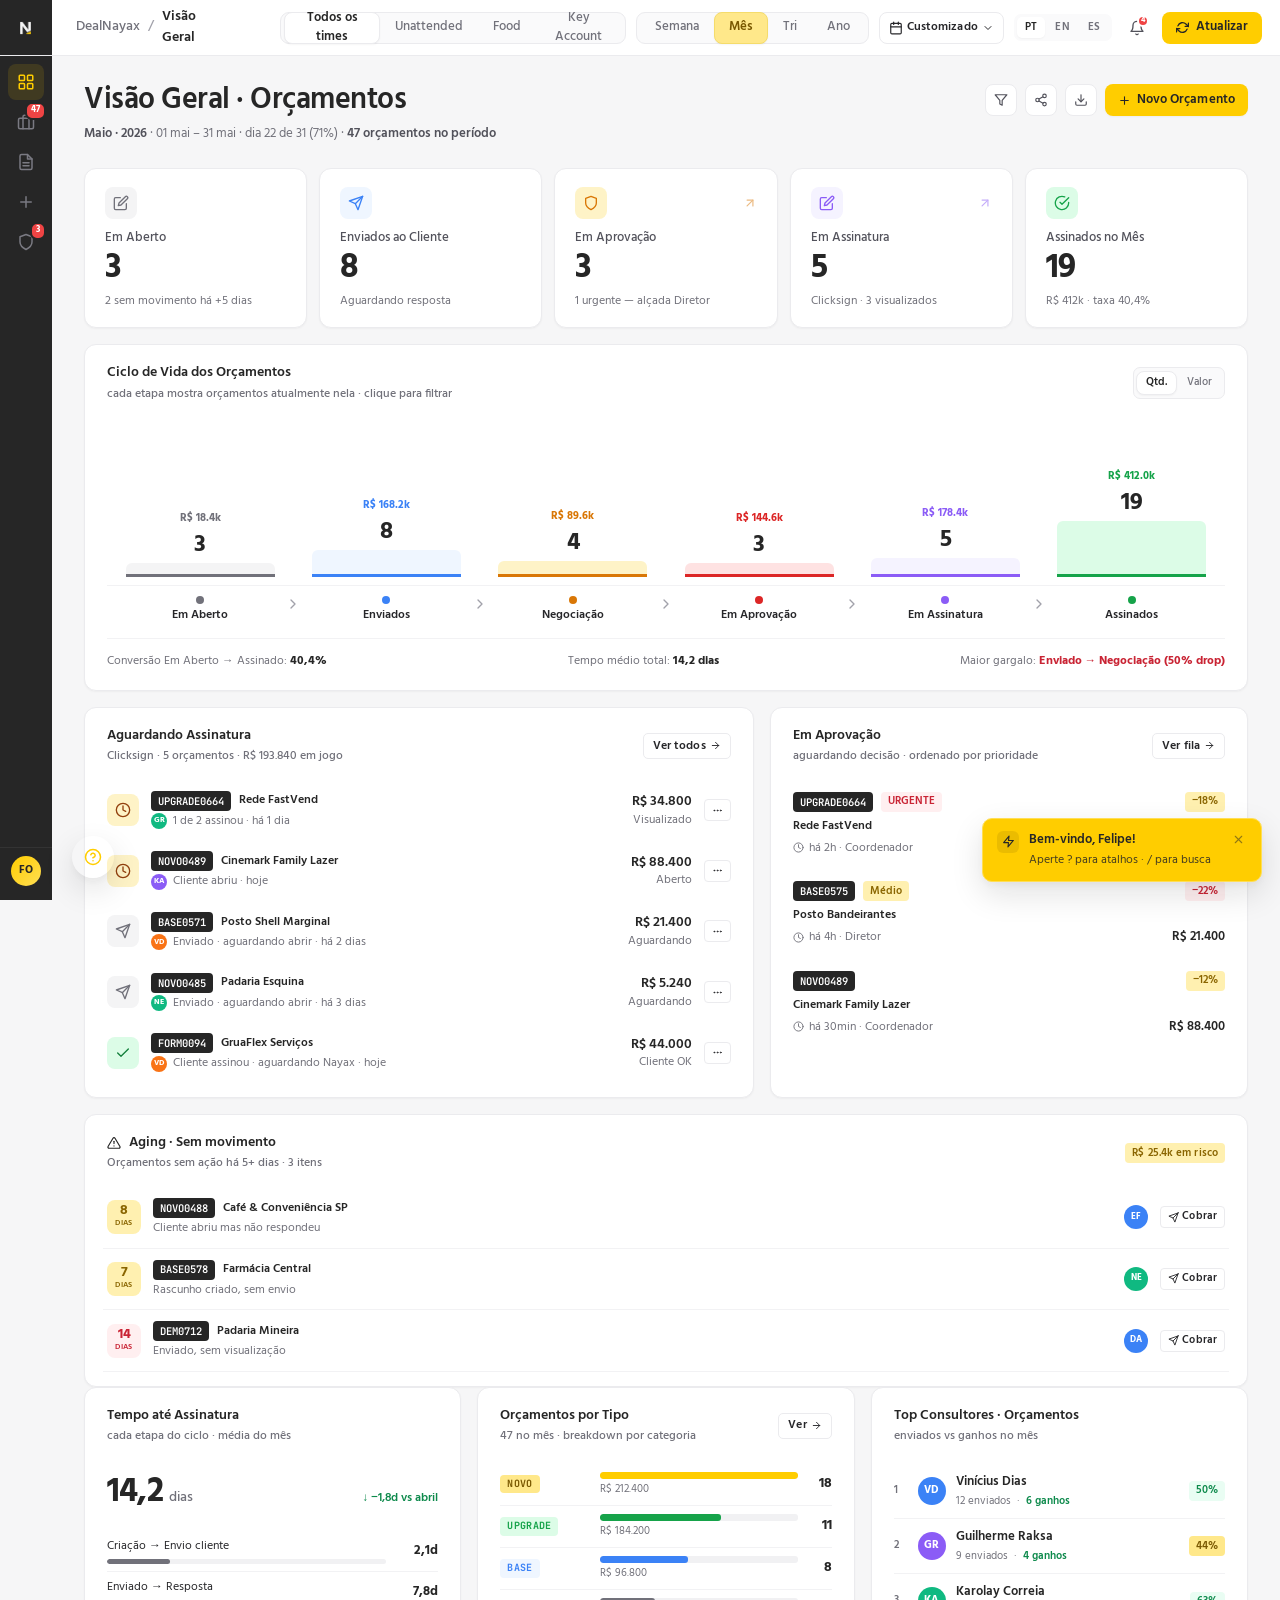
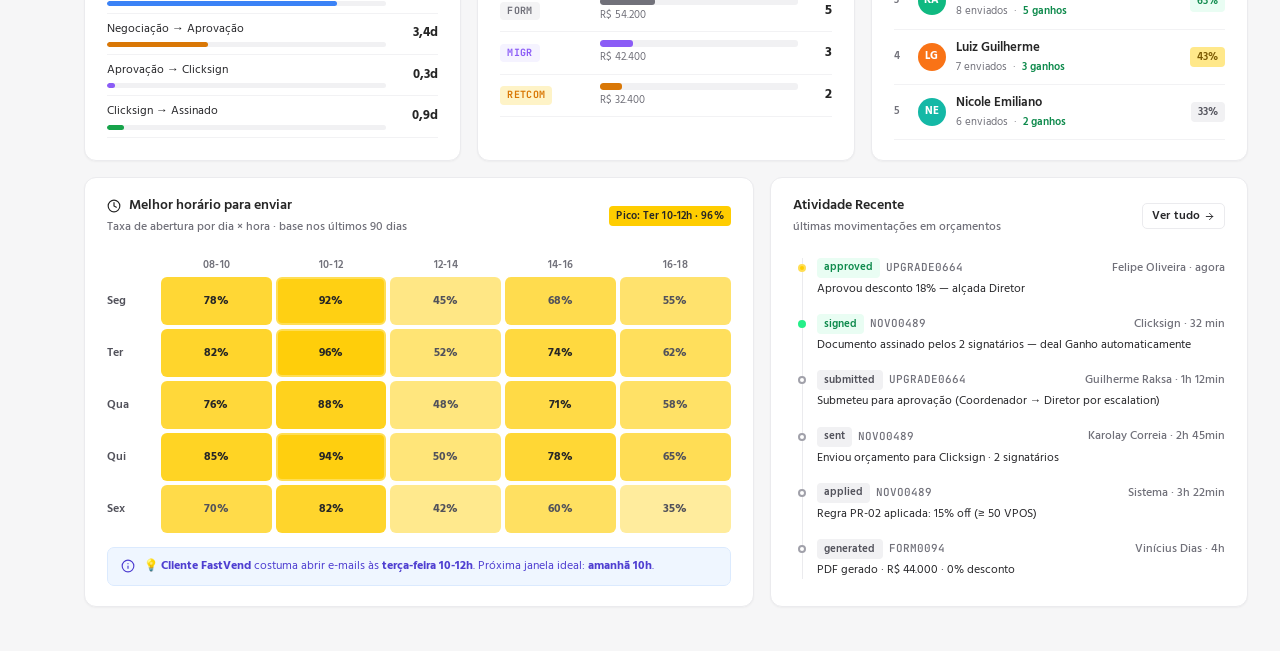
<file: uploads/DealNayax-handoff/project/DealNayax v6.html>
<!DOCTYPE html>
<html lang="pt-BR">
<head>
<meta charset="UTF-8">
<meta name="viewport" content="width=device-width,initial-scale=1">
<title>DealNayax v6 — CPQ Platform</title>
<link rel="icon" href="assets/nayax-mark.png">
<link rel="preconnect" href="https://fonts.googleapis.com">
<link rel="preconnect" href="https://fonts.gstatic.com" crossorigin>
<link href="https://fonts.googleapis.com/css2?family=Hind:wght@300;400;500;600;700&family=JetBrains+Mono:wght@400;500&display=swap" rel="stylesheet">
<link rel="stylesheet" href="assets/styles.css">
</head>
<body>

<!-- =========== TOPBAR =========== -->
<div class="topbar">
  <div class="tb-brand">
    <div class="tb-mark"><img src="assets/nayax-mark-light.png" alt="N"></div>
  </div>
  <div class="tb-crumb">
    <a href="#" onclick="nav('dashboard')">DealNayax</a>
    <span class="sep">/</span>
    <span class="cur" id="tb-cur-page">Visão Geral</span>
  </div>
  <div class="tb-mid"></div>
  <div class="tb-right">
    <!-- Team filter (active page context) -->
    <div class="tb-filters" id="tb-filters" style="display:flex;align-items:center;gap:10px">
      <div class="seg-group" style="border:1px solid var(--border);border-radius:9px;padding:3px;background:var(--surface-2)">
        <button class="seg-pill on" onclick="segPill(this,event)">Todos os times</button>
        <button class="seg-pill" onclick="segPill(this,event)">Unattended</button>
        <button class="seg-pill" onclick="segPill(this,event)">Food</button>
        <button class="seg-pill" onclick="segPill(this,event)">Key Account</button>
      </div>
      <!-- Period -->
      <div class="seg-group" style="border:1px solid var(--border);border-radius:9px;padding:3px;background:var(--surface-2)">
        <button class="seg-pill" onclick="segPill(this,event)">Semana</button>
        <button class="seg-pill on accent-yellow" onclick="segPill(this,event)">Mês</button>
        <button class="seg-pill" onclick="segPill(this,event)">Tri</button>
        <button class="seg-pill" onclick="segPill(this,event)">Ano</button>
      </div>
      <button class="btn btn-ghost btn-sm" style="height:32px;border-radius:8px">
        <svg width="14" height="14" viewBox="0 0 24 24" fill="none" stroke="currentColor" stroke-width="2" stroke-linecap="round" stroke-linejoin="round"><rect x="3" y="4" width="18" height="18" rx="2" ry="2"/><line x1="16" y1="2" x2="16" y2="6"/><line x1="8" y1="2" x2="8" y2="6"/><line x1="3" y1="10" x2="21" y2="10"/></svg>
        Customizado
        <svg width="12" height="12" viewBox="0 0 24 24" fill="none" stroke="currentColor" stroke-width="2" stroke-linecap="round" stroke-linejoin="round"><polyline points="6 9 12 15 18 9"/></svg>
      </button>
    </div>
    <div class="lang-sw">
      <button class="lang-btn on" data-lang="pt" onclick="setLang('pt')">PT</button>
      <button class="lang-btn" data-lang="en" onclick="setLang('en')">EN</button>
      <button class="lang-btn" data-lang="es" onclick="setLang('es')">ES</button>
    </div>
    <button class="tb-icon-btn" data-tip="Notificações" title="Notificações">
      <svg width="16" height="16" viewBox="0 0 24 24" fill="none" stroke="currentColor" stroke-width="2" stroke-linecap="round" stroke-linejoin="round"><path d="M18 8A6 6 0 0 0 6 8c0 7-3 9-3 9h18s-3-2-3-9"/><path d="M13.73 21a2 2 0 0 1-3.46 0"/></svg>
      <span class="dot">4</span>
    </button>
    <button class="tb-update" onclick="syncFlash(this)">
      <svg width="13" height="13" viewBox="0 0 24 24" fill="none" stroke="currentColor" stroke-width="2.5" stroke-linecap="round" stroke-linejoin="round"><polyline points="23 4 23 10 17 10"/><polyline points="1 20 1 14 7 14"/><path d="M3.51 9a9 9 0 0 1 14.85-3.36L23 10M1 14l4.64 4.36A9 9 0 0 0 20.49 15"/></svg>
      Atualizar
    </button>
  </div>
</div>

<!-- =========== SIDEBAR (narrow icon-only) =========== -->
<div class="sidebar">
  <div class="nav-item on" id="ni-dashboard" data-label="Dashboard" onclick="nav('dashboard')">
    <span class="ico"><svg width="18" height="18" viewBox="0 0 24 24" fill="none" stroke="currentColor" stroke-width="2" stroke-linecap="round" stroke-linejoin="round"><rect x="3" y="3" width="7" height="7" rx="1"/><rect x="14" y="3" width="7" height="7" rx="1"/><rect x="3" y="14" width="7" height="7" rx="1"/><rect x="14" y="14" width="7" height="7" rx="1"/></svg></span>
  </div>
  <div class="nav-item" id="ni-deals" data-label="Negócios · 47" onclick="nav('deals')">
    <span class="ico"><svg width="18" height="18" viewBox="0 0 24 24" fill="none" stroke="currentColor" stroke-width="2" stroke-linecap="round" stroke-linejoin="round"><rect x="2" y="7" width="20" height="14" rx="2"/><path d="M16 21V5a2 2 0 0 0-2-2h-4a2 2 0 0 0-2 2v16"/></svg></span>
    <span class="nav-badge">47</span>
  </div>
  <div class="nav-item" id="ni-quotes" data-label="Orçamentos" onclick="nav('quotes')">
    <span class="ico"><svg width="18" height="18" viewBox="0 0 24 24" fill="none" stroke="currentColor" stroke-width="2" stroke-linecap="round" stroke-linejoin="round"><path d="M14 2H6a2 2 0 0 0-2 2v16a2 2 0 0 0 2 2h12a2 2 0 0 0 2-2V8z"/><polyline points="14 2 14 8 20 8"/><line x1="16" y1="13" x2="8" y2="13"/><line x1="16" y1="17" x2="8" y2="17"/></svg></span>
  </div>
  <div class="nav-item" id="ni-builder" data-label="Novo Orçamento" onclick="nav('builder')">
    <span class="ico"><svg width="18" height="18" viewBox="0 0 24 24" fill="none" stroke="currentColor" stroke-width="2" stroke-linecap="round" stroke-linejoin="round"><line x1="12" y1="5" x2="12" y2="19"/><line x1="5" y1="12" x2="19" y2="12"/></svg></span>
  </div>
  <div class="nav-item" id="ni-approvals" data-label="Aprovações · 3 pendentes" onclick="nav('approvals')">
    <span class="ico"><svg width="18" height="18" viewBox="0 0 24 24" fill="none" stroke="currentColor" stroke-width="2" stroke-linecap="round" stroke-linejoin="round"><path d="M12 22s8-4 8-10V5l-8-3-8 3v7c0 6 8 10 8 10z"/></svg></span>
    <span class="nav-badge">3</span>
  </div>

  <div class="sb-foot">
    <div class="av av-y user-menu-trigger" data-tip="Felipe Oliveira · abrir menu" onclick="toggleUserMenu(event)">FO</div>
  </div>
</div>

<!-- =========== MAIN =========== -->
<div class="main">
  <div class="page on" id="pg-dashboard"></div>
  <div class="page" id="pg-deals"></div>
  <div class="page" id="pg-quotes"></div>
  <div class="page" id="pg-builder"></div>
  <div class="page" id="pg-approvals"></div>
  <div class="page" id="pg-profile"></div>
  <div class="page" id="pg-roles"></div>
  <div class="page" id="pg-catalog"></div>
  <div class="page" id="pg-pricing"></div>
  <div class="page" id="pg-clicksign-mirror"></div>
  <div class="page" id="pg-admin"></div>
</div>

<!-- USER MENU (anchored to sidebar avatar) -->
<div id="user-menu" style="display:none;position:fixed;left:64px;bottom:14px;width:260px;background:var(--surface);border:1px solid var(--border);border-radius:12px;box-shadow:var(--shadow-pop);z-index:1100;overflow:hidden">
  <div style="padding:14px 16px;border-bottom:1px solid var(--border);display:flex;align-items:center;gap:11px">
    <div class="av av-y" style="width:36px;height:36px;font-size:13px">FO</div>
    <div>
      <div style="font-size:13px;font-weight:600;color:var(--fg)">Felipe Oliveira</div>
      <div style="font-size:11.5px;color:var(--fg-4)">felipeo@nayax.com</div>
    </div>
  </div>
  <div style="padding:6px">
    <button onclick="openSettings();toggleUserMenu()" style="width:100%;display:flex;align-items:center;gap:10px;padding:9px 10px;border-radius:7px;background:transparent;border:none;color:var(--fg-2);cursor:pointer;text-align:left;font-size:13px;font-weight:500" onmouseover="this.style.background='var(--surface-2)'" onmouseout="this.style.background='transparent'">
      <svg width="15" height="15" viewBox="0 0 24 24" fill="none" stroke="currentColor" stroke-width="2" stroke-linecap="round" stroke-linejoin="round"><circle cx="12" cy="12" r="3"/><path d="M19.4 15a1.65 1.65 0 0 0 .33 1.82l.06.06a2 2 0 0 1 0 2.83 2 2 0 0 1-2.83 0l-.06-.06a1.65 1.65 0 0 0-1.82-.33 1.65 1.65 0 0 0-1 1.51V21a2 2 0 0 1-4 0v-.09A1.65 1.65 0 0 0 9 19.4a1.65 1.65 0 0 0-1.82.33l-.06.06a2 2 0 0 1-2.83 0 2 2 0 0 1 0-2.83l.06-.06a1.65 1.65 0 0 0 .33-1.82 1.65 1.65 0 0 0-1.51-1H3a2 2 0 0 1 0-4h.09A1.65 1.65 0 0 0 4.6 9a1.65 1.65 0 0 0-.33-1.82l-.06-.06a2 2 0 0 1 0-2.83 2 2 0 0 1 2.83 0l.06.06a1.65 1.65 0 0 0 1.82.33H9a1.65 1.65 0 0 0 1-1.51V3a2 2 0 0 1 4 0v.09a1.65 1.65 0 0 0 1 1.51 1.65 1.65 0 0 0 1.82-.33l.06-.06a2 2 0 0 1 2.83 0 2 2 0 0 1 0 2.83l-.06.06a1.65 1.65 0 0 0-.33 1.82V9a1.65 1.65 0 0 0 1.51 1H21a2 2 0 0 1 0 4h-.09a1.65 1.65 0 0 0-1.51 1z"/></svg>
      Configurações
    </button>
    <button onclick="openProfile();toggleUserMenu()" style="width:100%;display:flex;align-items:center;gap:10px;padding:9px 10px;border-radius:7px;background:transparent;border:none;color:var(--fg-2);cursor:pointer;text-align:left;font-size:13px;font-weight:500" onmouseover="this.style.background='var(--surface-2)'" onmouseout="this.style.background='transparent'">
      <svg width="15" height="15" viewBox="0 0 24 24" fill="none" stroke="currentColor" stroke-width="2" stroke-linecap="round" stroke-linejoin="round"><path d="M20 21v-2a4 4 0 0 0-4-4H8a4 4 0 0 0-4 4v2"/><circle cx="12" cy="7" r="4"/></svg>
      Meu Perfil
    </button>
  </div>
  <div style="padding:6px;border-top:1px solid var(--border)">
    <button style="width:100%;display:flex;align-items:center;gap:10px;padding:9px 10px;border-radius:7px;background:transparent;border:none;color:var(--danger-fg);cursor:pointer;text-align:left;font-size:13px;font-weight:500" onmouseover="this.style.background='var(--danger-bg)'" onmouseout="this.style.background='transparent'">
      <svg width="15" height="15" viewBox="0 0 24 24" fill="none" stroke="currentColor" stroke-width="2" stroke-linecap="round" stroke-linejoin="round"><path d="M9 21H5a2 2 0 0 1-2-2V5a2 2 0 0 1 2-2h4"/><polyline points="16 17 21 12 16 7"/><line x1="21" y1="12" x2="9" y2="12"/></svg>
      Sair
    </button>
  </div>
</div>

<!-- =========== MODALS =========== -->
<div id="modals-root"></div>

<!-- =========== COMMAND PALETTE =========== -->
<div class="qa" id="cmd-palette">
  <div class="qa-input">
    <svg width="16" height="16" viewBox="0 0 24 24" fill="none" stroke="currentColor" stroke-width="2" stroke-linecap="round" stroke-linejoin="round" style="color:var(--fg-4)"><circle cx="11" cy="11" r="8"/><line x1="21" y1="21" x2="16.65" y2="16.65"/></svg>
    <input id="cmd-input" placeholder="Buscar ou executar ação…" oninput="filterCmd(this.value)">
    <button class="btn btn-ghost btn-xs" onclick="closeCmd()">Esc</button>
  </div>
  <div class="qa-list" id="cmd-list">
    <div class="qa-item on" onclick="nav('builder');closeCmd()"><div class="ico">＋</div><div>Criar novo orçamento</div></div>
    <div class="qa-item" onclick="nav('approvals');closeCmd()"><div class="ico">✓</div><div>Ver aprovações pendentes</div></div>
    <div class="qa-item" onclick="nav('clicksign-mirror');closeCmd()"><div class="ico">✎</div><div>Ver tela Clicksign do cliente</div></div>
    <div class="qa-item" onclick="nav('catalog');closeCmd()"><div class="ico">📦</div><div>Buscar SKU no catálogo</div></div>
    <div class="qa-item" onclick="nav('pricing');closeCmd()"><div class="ico">%</div><div>Regras de pricing</div></div>
    <div class="qa-item" onclick="nav('admin');closeCmd()"><div class="ico">⚙</div><div>Admin · Configurações</div></div>
  </div>
  <div class="qa-foot">
    <span><span class="kbd">↑↓</span> navegar · <span class="kbd">↵</span> selecionar</span>
    <span>DealNayax v6</span>
  </div>
</div>

<!-- =========== TWEAKS PANEL =========== -->
<div id="tweaks-panel" style="display:none;position:fixed;bottom:18px;right:18px;width:280px;background:var(--surface);border:1px solid var(--border);border-radius:10px;box-shadow:var(--shadow-pop);z-index:1500;flex-direction:column;overflow:hidden">
  <div style="padding:11px 14px;border-bottom:1px solid var(--border);display:flex;align-items:center;justify-content:space-between">
    <div style="font-family:var(--font-display);font-size:14px;font-weight:800;letter-spacing:.5px;text-transform:uppercase">Tweaks</div>
    <button onclick="tweaksClose()" style="background:none;border:none;cursor:pointer;color:var(--fg-4);display:flex">
      <svg width="14" height="14" viewBox="0 0 24 24" fill="none" stroke="currentColor" stroke-width="2"><line x1="18" y1="6" x2="6" y2="18"/><line x1="6" y1="6" x2="18" y2="18"/></svg>
    </button>
  </div>
  <div style="padding:14px;display:flex;flex-direction:column;gap:14px">
    <div>
      <div style="font-size:10.5px;font-weight:600;color:var(--fg-4);letter-spacing:.5px;text-transform:uppercase;margin-bottom:6px">Tema</div>
      <div style="display:flex;gap:5px">
        <button onclick="tweakSet('theme','light')" id="t-light" class="btn btn-ghost btn-sm" style="flex:1">Claro</button>
        <button onclick="tweakSet('theme','dark')" id="t-dark" class="btn btn-ghost btn-sm" style="flex:1">Escuro</button>
      </div>
    </div>
    <div>
      <div style="font-size:10.5px;font-weight:600;color:var(--fg-4);letter-spacing:.5px;text-transform:uppercase;margin-bottom:6px">Densidade</div>
      <div style="display:flex;gap:5px">
        <button onclick="tweakSet('density','comfortable')" class="btn btn-ghost btn-sm" style="flex:1">Confortável</button>
        <button onclick="tweakSet('density','compact')" class="btn btn-ghost btn-sm" style="flex:1">Compacta</button>
      </div>
    </div>
    <div>
      <div style="font-size:10.5px;font-weight:600;color:var(--fg-4);letter-spacing:.5px;text-transform:uppercase;margin-bottom:6px">Cor de destaque</div>
      <div style="display:flex;gap:6px">
        <button onclick="tweakSet('yellow','#FFCD00')" style="flex:1;height:32px;border-radius:6px;background:#FFCD00;border:1px solid var(--border)"></button>
        <button onclick="tweakSet('yellow','#FFB300')" style="flex:1;height:32px;border-radius:6px;background:#FFB300;border:1px solid var(--border)"></button>
        <button onclick="tweakSet('yellow','#F59E0B')" style="flex:1;height:32px;border-radius:6px;background:#F59E0B;border:1px solid var(--border)"></button>
        <button onclick="tweakSet('yellow','#FACC15')" style="flex:1;height:32px;border-radius:6px;background:#FACC15;border:1px solid var(--border)"></button>
      </div>
    </div>
  </div>
</div>

<!-- =========== EDIT MODE PERSISTED STATE =========== -->
<script>
const TWEAK_DEFAULTS = /*EDITMODE-BEGIN*/{
  "theme": "light",
  "density": "comfortable",
  "yellow": "#FFCD00"
}/*EDITMODE-END*/;
</script>

<!-- Command palette filter -->
<script>
function filterCmd(q){
  const ql = (q||"").toLowerCase();
  document.querySelectorAll(".qa-item").forEach(it=>{
    it.style.display = !q || it.textContent.toLowerCase().includes(ql) ? "flex" : "none";
  });
}
</script>

<!-- =========== JS bundles =========== -->
<script src="assets/i18n.js"></script>
<script src="assets/data.js"></script>
<script src="assets/app.js"></script>
<script src="assets/pages-1.js"></script>
<script src="assets/pages-2.js"></script>
<script src="assets/pages-3.js"></script>
<script src="assets/modals.js"></script>
<script src="assets/cx.js"></script>
<script src="assets/cx-widgets.js"></script>
<script src="assets/profile.js"></script>
<script src="assets/roles.js"></script>
<script src="assets/pdf-preview.js"></script>

</body>
</html>
</file>
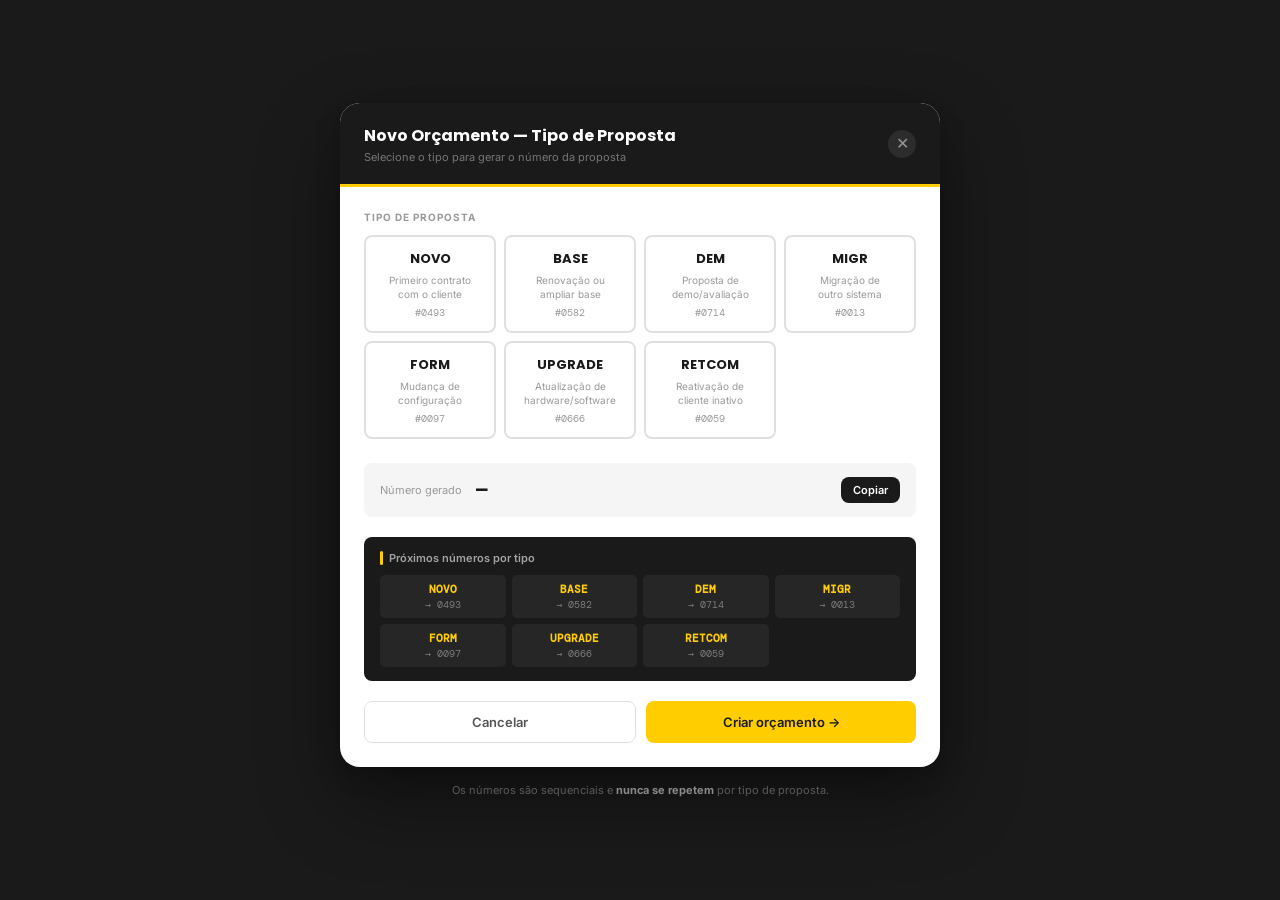
<file: uploads/DealNayax-handoff/project/uploads/dealnayax_tipo_proposta.html>
<!DOCTYPE html>
<html lang="pt-BR">
<head>
<meta charset="UTF-8">
<meta name="viewport" content="width=device-width, initial-scale=1.0">
<title>Tipo de Proposta — DealNayax</title>
<link href="https://fonts.googleapis.com/css2?family=Poppins:wght@600;700;800&family=Inter:wght@300;400;500;600&family=DM+Mono:wght@400;500&display=swap" rel="stylesheet">
<style>
:root {
  --y:#FFCD00; --yd:#E6B800; --yg:rgba(255,205,0,0.12); --yb:rgba(255,205,0,0.25);
  --dark:#1A1A1A; --g2:#262626; --g3:#3A3A3A;
  --bg:#F5F5F5; --white:#FFFFFF;
  --txt:#111111; --txt2:#555555; --txt3:#999999;
  --bdr:#E0E0E0; --bdr2:#CCCCCC;
  --green:#059669; --green-bg:#D1FAE5;
  --r:8px; --r-lg:14px;
  --sh:0 2px 12px rgba(0,0,0,0.08),0 1px 3px rgba(0,0,0,0.05);
  --sh-h:0 8px 28px rgba(0,0,0,0.14),0 2px 8px rgba(0,0,0,0.06);
  --sh-y:0 4px 20px rgba(255,205,0,0.3);
}
*,*::before,*::after{box-sizing:border-box;margin:0;padding:0}
body{font-family:'Inter',sans-serif;background:var(--dark);min-height:100vh;display:flex;flex-direction:column;align-items:center;justify-content:center;padding:24px;-webkit-font-smoothing:antialiased}

/* MODAL */
.modal{
  background:var(--white);border-radius:20px;width:100%;max-width:600px;
  box-shadow:0 32px 80px rgba(0,0,0,0.4),0 8px 24px rgba(0,0,0,0.2);
  overflow:hidden;
}
.modal-header{
  background:var(--dark);padding:20px 24px;
  border-bottom:3px solid var(--y);
  display:flex;align-items:center;justify-content:space-between;
}
.modal-title{font-family:'Poppins',sans-serif;font-size:16px;font-weight:700;color:var(--white)}
.modal-sub{font-size:11px;color:rgba(255,255,255,0.4);margin-top:2px}
.modal-close{
  width:28px;height:28px;border-radius:50%;background:rgba(255,255,255,0.08);
  border:none;color:rgba(255,255,255,0.5);font-size:16px;cursor:pointer;
  display:flex;align-items:center;justify-content:center;transition:all .15s;
}
.modal-close:hover{background:rgba(255,255,255,0.15);color:white}

.modal-body{padding:24px}
.section-label{
  font-size:10px;font-weight:700;text-transform:uppercase;letter-spacing:1px;
  color:var(--txt3);margin-bottom:12px;
}

/* TYPE GRID */
.type-grid{
  display:grid;grid-template-columns:repeat(4,1fr);gap:8px;margin-bottom:24px;
}
.type-card{
  border:2px solid var(--bdr);border-radius:var(--r);padding:12px 8px;
  text-align:center;cursor:pointer;transition:all .18s;background:var(--white);
  position:relative;
}
.type-card:hover{border-color:var(--yd);transform:translateY(-2px);box-shadow:var(--sh-h)}
.type-card.selected{
  border-color:var(--y);background:rgba(255,205,0,0.06);
  box-shadow:0 0 0 3px rgba(255,205,0,0.2);
}
.type-card .check{
  position:absolute;top:6px;right:6px;width:16px;height:16px;
  background:var(--y);border-radius:50%;
  display:none;align-items:center;justify-content:center;font-size:9px;color:var(--dark);font-weight:800;
}
.type-card.selected .check{display:flex}
.type-code{
  font-family:'Poppins',sans-serif;font-size:13px;font-weight:700;
  color:var(--dark);margin-bottom:4px;
}
.type-card.selected .type-code{color:var(--yd)}
.type-desc{font-size:10px;color:var(--txt3);line-height:1.4}
.type-seq{
  font-family:'DM Mono',monospace;font-size:10px;color:var(--txt3);
  margin-top:5px;
}

/* PREVIEW ROW */
.preview-row{
  background:var(--bg);border-radius:var(--r);padding:14px 16px;
  margin-bottom:20px;display:flex;align-items:center;gap:14px;
}
.prev-label{font-size:11px;color:var(--txt3);white-space:nowrap}
.prev-code{
  font-family:'DM Mono',monospace;font-size:18px;font-weight:700;
  color:var(--dark);letter-spacing:1px;flex:1;transition:all .2s;
}
.prev-code span{color:var(--yd)}
.copy-btn{
  padding:6px 12px;background:var(--dark);color:var(--white);border:none;
  border-radius:var(--r);font-size:11px;font-weight:600;cursor:pointer;
  font-family:'Inter',sans-serif;transition:all .15s;white-space:nowrap;
}
.copy-btn:hover{background:var(--g2);transform:scale(1.02)}
.copy-btn.copied{background:var(--green);color:white}

/* NUMBERING EXPLAINER */
.num-explain{
  background:var(--dark);border-radius:var(--r);padding:14px 16px;margin-bottom:20px;
}
.ne-title{font-size:11px;font-weight:600;color:rgba(255,255,255,0.6);margin-bottom:10px;display:flex;align-items:center;gap:6px}
.ne-title::before{content:'';width:3px;height:14px;background:var(--y);border-radius:2px;display:inline-block}
.ne-grid{display:grid;grid-template-columns:repeat(4,1fr);gap:6px}
.ne-item{background:rgba(255,255,255,0.05);border-radius:5px;padding:7px 8px;text-align:center}
.ne-code{font-family:'DM Mono',monospace;font-size:11px;font-weight:700;color:var(--y)}
.ne-next{font-family:'DM Mono',monospace;font-size:10px;color:rgba(255,255,255,0.4);margin-top:2px}

/* ACTION BUTTONS */
.actions{display:flex;gap:10px}
.btn{
  flex:1;padding:12px;border-radius:var(--r);font-size:13px;font-weight:600;
  cursor:pointer;border:none;font-family:'Inter',sans-serif;transition:all .15s;
}
.btn-primary{background:var(--y);color:var(--dark)}
.btn-primary:hover{background:var(--yd);box-shadow:var(--sh-y);transform:translateY(-1px)}
.btn-ghost{background:transparent;color:var(--txt2);border:1.5px solid var(--bdr)}
.btn-ghost:hover{border-color:var(--bdr2);color:var(--txt)}

/* HINT */
.hint{text-align:center;margin-top:16px;font-size:11px;color:rgba(255,255,255,0.3)}
.hint strong{color:rgba(255,255,255,0.5)}

/* Sparkle animation */
@keyframes pop{0%{transform:scale(0.8);opacity:0}60%{transform:scale(1.15)}100%{transform:scale(1);opacity:1}}
.type-card.selected{animation:pop .2s ease}
</style>
</head>
<body>

<div class="modal">
  <div class="modal-header">
    <div>
      <div class="modal-title">Novo Orçamento — Tipo de Proposta</div>
      <div class="modal-sub">Selecione o tipo para gerar o número da proposta</div>
    </div>
    <button class="modal-close">✕</button>
  </div>

  <div class="modal-body">

    <div class="section-label">Tipo de proposta</div>

    <div class="type-grid" id="typeGrid">
      <!-- JS rendered -->
    </div>

    <!-- PREVIEW -->
    <div class="preview-row">
      <div class="prev-label">Número gerado</div>
      <div class="prev-code" id="previewCode">—</div>
      <button class="copy-btn" id="copyBtn" onclick="copyCode()">Copiar</button>
    </div>

    <!-- NUMBERING TABLE -->
    <div class="num-explain">
      <div class="ne-title">Próximos números por tipo</div>
      <div class="ne-grid" id="seqGrid"></div>
    </div>

    <div class="actions">
      <button class="btn btn-ghost">Cancelar</button>
      <button class="btn btn-primary" id="confirmBtn" disabled onclick="confirm()">
        Criar orçamento →
      </button>
    </div>

  </div>
</div>

<div class="hint">
  Os números são sequenciais e <strong>nunca se repetem</strong> por tipo de proposta.
</div>

<script>
const TYPES = [
  { code:'NOVO',    label:'Novo cliente',        desc:'Primeiro contrato\ncom o cliente',         seq:493, prefix:'COM' },
  { code:'BASE',    label:'Base instalada',       desc:'Renovação ou\nampliar base',               seq:582, prefix:'BASE' },
  { code:'DEM',     label:'Demonstração',         desc:'Proposta de\ndemo/avaliação',              seq:714, prefix:'DEM' },
  { code:'MIGR',    label:'Migração',             desc:'Migração de\noutro sistema',               seq:13,  prefix:'MIGR' },
  { code:'FORM',    label:'Formatação',           desc:'Mudança de\nconfiguração',                 seq:97,  prefix:'FORM' },
  { code:'UPGRADE', label:'Upgrade',              desc:'Atualização de\nhardware/software',         seq:666, prefix:'UPGR' },
  { code:'RETCOM',  label:'Retomada com.',        desc:'Reativação de\ncliente inativo',            seq:59,  prefix:'RETCOM' },
];

// Starting sequences per type (from requirements)
const STARTS = {
  NOVO:492, BASE:581, DEM:713, MIGR:12, FORM:96, UPGRADE:665, RETCOM:58
};

let selectedType = null;
let currentNumber = null;

function pad(n, len) {
  return String(n).padStart(len, '0');
}

function getNextNum(type) {
  const start = STARTS[type.code] || 1;
  // Simulate sequential: start + 1 (in real app, this would come from DB)
  return start + 1;
}

function getCode(type) {
  const n = getNextNum(type);
  // Format: PREFIX + 4-digit number
  const numStr = pad(n, 4);
  return `COM${type.code}${numStr}`;
}

function renderTypes() {
  const grid = document.getElementById('typeGrid');
  grid.innerHTML = TYPES.map(t => `
    <div class="type-card" onclick="selectType('${t.code}')" id="card-${t.code}">
      <div class="check">✓</div>
      <div class="type-code">${t.code}</div>
      <div class="type-desc">${t.desc.replace('\n','<br>')}</div>
      <div class="type-seq">#${pad(getNextNum(t),4)}</div>
    </div>
  `).join('');
}

function renderSeqGrid() {
  const grid = document.getElementById('seqGrid');
  grid.innerHTML = TYPES.map(t => `
    <div class="ne-item">
      <div class="ne-code">${t.code}</div>
      <div class="ne-next">→ ${pad(getNextNum(t),4)}</div>
    </div>
  `).join('');
}

function selectType(code) {
  // Remove selected from all
  document.querySelectorAll('.type-card').forEach(c => c.classList.remove('selected'));
  // Select clicked
  const card = document.getElementById('card-'+code);
  card.classList.add('selected');
  selectedType = TYPES.find(t => t.code === code);
  
  // Update preview
  const num = getNextNum(selectedType);
  const fullCode = `COM${code}${pad(num,4)}`;
  currentNumber = fullCode;
  
  const preview = document.getElementById('previewCode');
  preview.innerHTML = `<span>COM</span>${code}<span>${pad(num,4)}</span>`;
  
  // Enable confirm
  const btn = document.getElementById('confirmBtn');
  btn.disabled = false;
  btn.textContent = `Criar orçamento ${fullCode} →`;
  
  // Reset copy button
  const copyBtn = document.getElementById('copyBtn');
  copyBtn.textContent = 'Copiar';
  copyBtn.className = 'copy-btn';
}

function copyCode() {
  if (!currentNumber) return;
  navigator.clipboard.writeText(currentNumber).catch(()=>{});
  const btn = document.getElementById('copyBtn');
  btn.textContent = 'Copiado!';
  btn.className = 'copy-btn copied';
  setTimeout(() => {
    btn.textContent = 'Copiar';
    btn.className = 'copy-btn';
  }, 2000);
}

function confirm() {
  if (!selectedType) return;
  // In real app: increment counter in DB and navigate to new quote
  alert(`Orçamento ${currentNumber} criado!\nTipo: ${selectedType.code} — ${selectedType.label}\nRedirecionando para o orçamento...`);
}

renderTypes();
renderSeqGrid();
</script>
</body>
</html>
</file>
<file: uploads/DealNayax-handoff/project/assets/styles.css>
/* ================================================================
   DealNayax v6 — Enterprise edition
   Brand: Nayax (amarelo sutil + preto/cinza dominante)
================================================================ */

:root{
  /* Brand */
  --nayax-yellow:#FFCD00;
  --nayax-yellow-deep:#FFDE54;
  --nayax-yellow-soft:#FFE88A;
  --nayax-yellow-ring:rgba(255,205,0,.22);

  /* Surfaces */
  --bg:#F6F6F7;
  --surface:#FFFFFF;
  --surface-2:#FAFAFB;
  --surface-3:#F1F1F3;
  --sidebar-bg:#262626;
  --sidebar-bg-2:#141416;
  --sidebar-fg:#7A7A82;
  --sidebar-fg-strong:#FAFAFA;
  --sidebar-muted:#4A4A52;

  /* Text */
  --fg:#262626;
  --fg-2:#27272A;
  --fg-3:#52525B;
  --fg-4:#71717A;
  --fg-5:#A1A1AA;

  /* Borders */
  --border:#EBEBEE;
  --border-soft:#F2F2F4;
  --border-strong:#D8D8DC;
  --border-dark:rgba(255,255,255,.06);

  /* Semantic (mapped to Nayax supportive palette) */
  --success:#25EF89;
  --success-bg:#E9FDF3;
  --success-fg:#0E8A4C;
  --danger:#FF5C6C;
  --danger-bg:#FFEFF0;
  --danger-fg:#C92434;
  --warning:#FFDE54;
  --warning-bg:#FFF0B0;
  --warning-fg:#8A6500;
  --info:#6D5BF7;
  --info-bg:#F0EFFE;
  --info-fg:#4F3FD1;
  --purple-bg:#F0EFFE;
  --purple-fg:#4F3FD1;

  /* Radii */
  --r-xs:4px;
  --r-sm:6px;
  --r:8px;
  --r-md:10px;
  --r-lg:14px;
  --r-pill:999px;

  /* Shadows */
  --shadow-xs:0 1px 2px rgba(15,15,17,.04);
  --shadow-sm:0 1px 3px rgba(15,15,17,.06),0 1px 2px rgba(15,15,17,.04);
  --shadow-md:0 4px 12px rgba(15,15,17,.08),0 2px 4px rgba(15,15,17,.04);
  --shadow-lg:0 12px 32px rgba(15,15,17,.12),0 4px 8px rgba(15,15,17,.04);
  --shadow-pop:0 24px 64px rgba(15,15,17,.18),0 8px 16px rgba(15,15,17,.06);
  --ring:0 0 0 3px var(--nayax-yellow-ring);

  /* Layout */
  --topbar-h:56px;
  --sidebar-w:52px;
  --sidebar-w-expanded:208px;

  /* Density (overridden by .compact) */
  --pad-card:20px;
  --pad-cell-y:11px;
  --pad-cell-x:14px;
  --row-h:44px;

  /* Type — Nayax uses one geometric sans throughout */
  --font-sans:"Hind","Lato","Inter",-apple-system,BlinkMacSystemFont,"Segoe UI",sans-serif;
  --font-display:"Hind","Lato","Inter",sans-serif;
  --font-mono:"JetBrains Mono","Geist Mono",ui-monospace,monospace;

  /* Easing */
  --ease:cubic-bezier(.2,0,0,1);
  --ease-out:cubic-bezier(.16,1,.3,1);
}

/* Compact density tweak */
.compact{
  --pad-card:14px;
  --pad-cell-y:7px;
  --pad-cell-x:11px;
  --row-h:34px;
}

/* Dark mode */
.theme-dark{
  --bg:#262626;
  --surface:#131316;
  --surface-2:#18181B;
  --surface-3:#1F1F23;
  --fg:#FAFAFA;
  --fg-2:#E4E4E7;
  --fg-3:#A1A1AA;
  --fg-4:#71717A;
  --fg-5:#52525B;
  --border:#27272A;
  --border-soft:#1F1F23;
  --border-strong:#3F3F46;
  --shadow-xs:0 1px 2px rgba(0,0,0,.4);
  --shadow-sm:0 1px 3px rgba(0,0,0,.5);
  --shadow-md:0 4px 12px rgba(0,0,0,.5);
  --shadow-lg:0 12px 32px rgba(0,0,0,.5);
  --shadow-pop:0 24px 64px rgba(0,0,0,.6);
}

/* Reset */
*,*::before,*::after{box-sizing:border-box;margin:0;padding:0}
html,body{height:100%}
body{
  font-family:var(--font-sans);
  background:var(--bg);
  color:var(--fg);
  font-size:13.5px;
  line-height:1.45;
  -webkit-font-smoothing:antialiased;
  text-rendering:optimizeLegibility;
}
button,input,select,textarea{font:inherit;color:inherit}
button{cursor:pointer;background:none;border:none}
a{color:inherit;text-decoration:none}
img{max-width:100%;display:block}
::-webkit-scrollbar{width:8px;height:8px}
::-webkit-scrollbar-thumb{background:var(--border-strong);border-radius:8px}
::-webkit-scrollbar-thumb:hover{background:var(--fg-5)}
::-webkit-scrollbar-track{background:transparent}

/* =========== TOPBAR =========== */
.topbar{
  position:fixed;inset:0 0 auto 0;height:var(--topbar-h);
  background:var(--surface);
  display:flex;align-items:center;z-index:100;
  border-bottom:1px solid var(--border);
}
.tb-brand{
  width:var(--sidebar-w);flex-shrink:0;
  display:flex;align-items:center;justify-content:center;
  height:100%;
  background:var(--sidebar-bg);
  border-right:1px solid var(--sidebar-bg);
}
.tb-mark{
  width:28px;height:28px;display:flex;align-items:center;justify-content:center;
}
.tb-mark img{width:100%;height:100%;object-fit:contain}
.tb-name{display:none}

/* Breadcrumb nav in topbar */
.tb-crumb{
  display:flex;align-items:center;gap:8px;padding-left:24px;
  font-size:14px;color:var(--fg-4);font-weight:500;
}
.tb-crumb .sep{color:var(--fg-5)}
.tb-crumb .cur{color:var(--fg);font-weight:600}
.tb-crumb a{color:var(--fg-4);transition:.12s var(--ease)}
.tb-crumb a:hover{color:var(--fg-2)}

.tb-mid{flex:1;display:flex;align-items:center;gap:18px;padding:0 18px}
.tb-search{display:none}
.tb-kbd{display:none}

.tb-right{display:flex;align-items:center;gap:10px;padding:0 18px;height:100%}

/* Segmented pill group (Todos os times / Unattended / etc) */
.seg-group{
  display:inline-flex;align-items:center;gap:0;
  height:32px;
  border-radius:8px;
  padding:0;
}
.seg-pill{
  height:32px;padding:0 14px;
  display:inline-flex;align-items:center;gap:6px;
  font-size:13px;font-weight:500;color:var(--fg-4);
  border:1px solid transparent;
  cursor:pointer;transition:.12s var(--ease);
  background:transparent;
  border-radius:0;
}
.seg-pill:hover{color:var(--fg-2)}
.seg-pill.on{
  background:var(--surface);
  border-color:var(--border);
  color:var(--fg);
  font-weight:600;
  border-radius:8px;
  box-shadow:var(--shadow-xs);
}
.seg-pill.on.accent-yellow{color:#7A5800;background:var(--nayax-yellow-soft);border-color:#F5DC6B}

.tb-icon-btn{
  width:32px;height:32px;border-radius:8px;
  display:flex;align-items:center;justify-content:center;
  color:var(--fg-3);position:relative;
  background:transparent;
  transition:.15s var(--ease);
}
.tb-icon-btn:hover{background:var(--surface-2);color:var(--fg)}
.tb-icon-btn .dot{
  position:absolute;top:5px;right:5px;width:8px;height:8px;border-radius:50%;
  background:#EF4444;box-shadow:0 0 0 2px var(--surface);
  display:flex;align-items:center;justify-content:center;
  font-size:8px;color:#fff;font-weight:700;
}
.tb-update{
  display:inline-flex;align-items:center;gap:7px;
  height:32px;padding:0 14px;
  background:var(--nayax-yellow);color:#262626;
  border-radius:8px;font-size:13px;font-weight:600;
  cursor:pointer;border:none;
  transition:.15s var(--ease);
}
.tb-update:hover{background:var(--nayax-yellow-deep)}

.lang-sw{display:inline-flex;align-items:center;gap:2px;padding:3px;background:var(--surface-2);border-radius:7px}
.lang-btn{
  padding:3px 8px;border-radius:5px;font-size:11px;
  font-weight:600;letter-spacing:.3px;color:var(--fg-4);
  transition:.15s var(--ease);background:transparent;border:none;cursor:pointer;
}
.lang-btn.on{background:var(--surface);color:var(--fg);box-shadow:var(--shadow-xs)}
.lang-btn:not(.on):hover{color:var(--fg-2)}

.tb-sep{width:1px;height:20px;background:var(--border)}
.tb-user{display:flex;align-items:center;gap:8px;padding:3px 6px 3px 3px;border-radius:8px;cursor:pointer;transition:.15s var(--ease)}
.tb-user:hover{background:var(--surface-2)}
.tb-user .avatar{
  width:30px;height:30px;border-radius:50%;
  background:linear-gradient(135deg,var(--nayax-yellow) 0%,var(--nayax-yellow-deep) 100%);
  color:#0F0F11;display:flex;align-items:center;justify-content:center;
  font-size:12px;font-weight:800;
}
.tb-user .meta{display:none}

/* =========== SIDEBAR (narrow icons-only, Painel de Metas style) =========== */
.sidebar{
  position:fixed;left:0;top:var(--topbar-h);bottom:0;
  width:var(--sidebar-w);
  background:var(--sidebar-bg);
  display:flex;flex-direction:column;
  align-items:center;
  overflow:visible;
  padding:6px 0;
  z-index:90;
}
.sb-sec{display:none}
.nav-item{
  width:36px;height:36px;
  display:flex;align-items:center;justify-content:center;
  border-radius:8px;
  color:var(--sidebar-fg);
  cursor:pointer;position:relative;
  transition:.12s var(--ease);
  margin:2px 0;
  font-size:0;
}
.nav-item span:not(.ico):not(.nav-badge){display:none}
.nav-item:hover{background:rgba(255,255,255,.05);color:#fff}
.nav-item.on{
  background:rgba(255,205,0,.12);
  color:var(--nayax-yellow);
}
.nav-item.on::before{display:none}
.nav-item .ico{opacity:1;display:flex}
.nav-item .ico svg{width:18px;height:18px}
.nav-badge{
  position:absolute;top:-2px;right:-2px;
  background:var(--nayax-yellow);color:#262626;
  font-size:9px;font-weight:700;padding:1px 4px;border-radius:7px;
  margin:0;line-height:1.3;
  border:2px solid var(--sidebar-bg);
}
.nav-item:not(.on) .nav-badge{background:#EF4444;color:#fff}

/* Tooltip on hover */
.nav-item::after{
  content:attr(data-label);
  position:absolute;left:calc(100% + 8px);
  top:50%;transform:translateY(-50%);
  padding:5px 9px;background:var(--sidebar-bg-2);color:#fff;
  border-radius:6px;font-size:12px;font-weight:500;white-space:nowrap;
  opacity:0;pointer-events:none;transition:.12s var(--ease);
  box-shadow:var(--shadow-md);z-index:200;
}
.nav-item:hover::after{opacity:1}

.sb-foot{
  margin-top:auto;
  display:flex;flex-direction:column;align-items:center;gap:6px;
  padding:8px 0;
  border-top:1px solid var(--border-dark);
  width:100%;
}
.sb-foot .mini-logo{display:none}
.sb-foot-t{display:none}
.sb-foot .av{width:30px;height:30px;font-size:11px}
.sb-foot .collapse-btn{
  width:24px;height:24px;border-radius:6px;
  display:flex;align-items:center;justify-content:center;
  color:var(--sidebar-muted);background:transparent;cursor:pointer;
  transition:.12s var(--ease);
}
.sb-foot .collapse-btn:hover{background:rgba(255,255,255,.06);color:#fff}

/* =========== MAIN =========== */
.main{
  margin-left:var(--sidebar-w);
  margin-top:var(--topbar-h);
  min-height:calc(100vh - var(--topbar-h));
}
.page{display:none}
.page.on{display:block}
.page-inner{padding:28px 32px}

/* Page header (Nayax style — semibold sans, no display font) */
.ph{
  display:flex;align-items:flex-start;justify-content:space-between;
  gap:24px;margin-bottom:24px;
}
.ph-t{
  font-family:var(--font-sans);
  font-size:30px;font-weight:600;
  letter-spacing:-.5px;line-height:1.1;
  color:var(--fg);
  text-transform:none;
}
.ph-s{font-size:13px;color:var(--fg-4);margin-top:8px;font-weight:400}
.ph-r{display:flex;align-items:center;gap:8px;flex-shrink:0}

/* Crumb */
.crumb{display:flex;align-items:center;gap:6px;font-size:11.5px;color:var(--fg-4);margin-bottom:6px}
.crumb a{color:var(--fg-4)}
.crumb a:hover{color:var(--fg-2)}
.crumb svg{opacity:.4}
.crumb .cur{color:var(--fg-2);font-weight:500}

/* =========== KPI Cards (Painel de Metas style) =========== */
.kgrid{
  display:grid;
  grid-template-columns:repeat(auto-fit,minmax(280px,1fr));
  gap:16px;margin-bottom:18px;
}
.kpi{
  background:var(--surface);border:1px solid var(--border);
  border-radius:12px;padding:22px;
  position:relative;overflow:hidden;
  box-shadow:var(--shadow-xs);
  transition:.18s var(--ease);
}
.kpi:hover{border-color:var(--border-strong)}
.kpi-head{display:flex;align-items:center;justify-content:space-between;margin-bottom:12px}
.kpi-label{
  font-size:13px;font-weight:600;color:var(--fg-3);
}
.kpi-icon{
  width:28px;height:28px;border-radius:7px;
  background:var(--surface-2);color:var(--fg-3);
  display:flex;align-items:center;justify-content:center;
}
.kpi-icon.accent{background:var(--nayax-yellow-soft);color:#7A5800}
.kpi-value{
  font-family:var(--font-sans);
  font-size:36px;font-weight:600;letter-spacing:-1px;
  line-height:1;color:var(--fg);
  font-variant-numeric:tabular-nums;
}
.kpi-sub{font-size:12px;color:var(--fg-4);margin-top:8px}
.trend{
  display:inline-flex;align-items:center;gap:3px;
  font-size:12px;font-weight:600;
  padding:0;border-radius:4px;
  margin-top:8px;
}
.trend.up{color:var(--success-fg);background:transparent}
.trend.dn{color:var(--danger-fg);background:transparent}
.trend.flat{color:var(--fg-3);background:transparent}
.kpi-bar{height:6px;background:var(--surface-3);border-radius:3px;margin-top:14px;overflow:hidden}
.kpi-bar > div{height:100%;background:var(--nayax-yellow);border-radius:3px;transition:.4s var(--ease)}

/* =========== Card =========== */
.card{
  background:var(--surface);
  border:1px solid var(--border);
  border-radius:12px;
  overflow:hidden;
  box-shadow:var(--shadow-xs);
}
.card-h{
  display:flex;align-items:flex-start;justify-content:space-between;
  padding:18px 22px 4px;
  gap:12px;
}
.card-h .ctitle{font-size:14px;font-weight:600;color:var(--fg);display:flex;align-items:center;gap:8px}
.card-h .csub{font-size:12px;color:var(--fg-4);margin-top:3px;font-weight:500}
.card-body{padding:14px 22px 20px}
.card.no-pad .card-body{padding:0}

/* =========== Buttons =========== */
.btn{
  display:inline-flex;align-items:center;justify-content:center;gap:6px;
  height:32px;padding:0 12px;
  border-radius:6px;
  font-size:12.5px;font-weight:600;
  border:1px solid transparent;
  white-space:nowrap;
  transition:.12s var(--ease);
  letter-spacing:.1px;
}
.btn-primary{background:var(--nayax-yellow);color:#262626;box-shadow:var(--shadow-xs)}
.btn-primary:hover{background:var(--nayax-yellow-deep)}
.btn-dark{background:var(--nayax-dark);color:#fff;box-shadow:var(--shadow-xs)}
.btn-dark:hover{background:#3A3A3A}
.theme-dark .btn-dark{background:var(--surface-3);color:var(--fg)}
.btn-ghost{color:var(--fg-2);border-color:var(--border)}
.btn-ghost:hover{background:var(--surface-2);border-color:var(--border-strong)}
.btn-soft{background:var(--surface-2);color:var(--fg-2);border-color:transparent}
.btn-soft:hover{background:var(--surface-3)}
.btn-danger{background:var(--danger-bg);color:var(--danger-fg)}
.btn-danger:hover{background:#FECACA}
.btn-success{background:var(--success-bg);color:var(--success-fg)}
.btn-success:hover{filter:brightness(.96)}
.btn-link{height:auto;padding:0;color:var(--info);border:none}
.btn-link:hover{color:var(--info-fg);text-decoration:underline}
.btn-sm{height:26px;padding:0 9px;font-size:11.5px;border-radius:5px;gap:4px}
.btn-lg{height:38px;padding:0 16px;font-size:13.5px}
.btn-xs{height:22px;padding:0 7px;font-size:11px;border-radius:4px;gap:3px}
.btn-icon{width:32px;padding:0}
.btn-icon.btn-sm{width:26px}
.btn[disabled]{opacity:.5;cursor:not-allowed}

/* =========== Badge =========== */
.bdg{
  display:inline-flex;align-items:center;gap:4px;
  height:20px;padding:0 7px;border-radius:4px;
  font-size:11px;font-weight:600;letter-spacing:.1px;
  line-height:1;white-space:nowrap;
}
.bdg-y{background:var(--nayax-yellow-soft);color:#7A5800}
.bdg-y-strong{background:var(--nayax-yellow);color:#262626}
.bdg-grey{background:var(--surface-3);color:var(--fg-3)}
.bdg-dark{background:var(--fg);color:#fff}
.theme-dark .bdg-dark{background:var(--surface-3);color:var(--fg)}
.bdg-blue{background:var(--info-bg);color:var(--info-fg)}
.bdg-green{background:var(--success-bg);color:var(--success-fg)}
.bdg-red{background:var(--danger-bg);color:var(--danger-fg)}
.bdg-amber{background:var(--warning-bg);color:var(--warning-fg)}
.bdg-purple{background:var(--purple-bg);color:var(--purple-fg)}
.bdg-mono{font-family:var(--font-mono);font-size:10.5px;letter-spacing:0}
.dot{width:6px;height:6px;border-radius:50%;flex-shrink:0}

/* =========== Table =========== */
.tbl{width:100%;border-collapse:collapse;font-size:13px}
.tbl th{
  text-align:left;padding:9px var(--pad-cell-x);
  font-size:10.5px;font-weight:600;
  color:var(--fg-4);letter-spacing:.4px;text-transform:uppercase;
  background:var(--surface-2);border-bottom:1px solid var(--border);
}
.tbl td{
  padding:var(--pad-cell-y) var(--pad-cell-x);
  border-bottom:1px solid var(--border-soft);
  vertical-align:middle;color:var(--fg-2);
}
.tbl tr:last-child td{border-bottom:none}
.tbl tr:hover td{background:var(--surface-2)}
.tbl .strong{color:var(--fg);font-weight:600}
.tbl .num{font-variant-numeric:tabular-nums;text-align:right}

.tbl-toolbar{
  display:flex;align-items:center;justify-content:space-between;gap:12px;
  padding:10px 16px;background:var(--surface);
  border-bottom:1px solid var(--border-soft);
}
.tbl-toolbar .left{display:flex;align-items:center;gap:8px;flex:1}

/* =========== Input =========== */
.field{display:flex;flex-direction:column;gap:5px}
.field label{font-size:11.5px;font-weight:600;color:var(--fg-2)}
.field label .req{color:var(--danger);margin-left:2px}
.field .hint{font-size:11px;color:var(--fg-4)}
.input,.select,.textarea{
  background:var(--surface);
  border:1px solid var(--border);
  border-radius:6px;
  padding:7px 10px;font-size:13px;
  color:var(--fg);
  outline:none;
  transition:.12s var(--ease);
  width:100%;
  height:34px;
}
.textarea{height:auto;min-height:80px;resize:vertical;line-height:1.5;padding:9px 11px}
.input:focus,.select:focus,.textarea:focus{
  border-color:var(--nayax-yellow);
  box-shadow:var(--ring);
}
.input.sm,.select.sm{height:28px;font-size:12px;padding:5px 9px;border-radius:5px}
.input.search{padding-left:30px;background-position:9px center;background-repeat:no-repeat}
.field-row{display:flex;align-items:center;gap:8px}
.field-row .input{flex:1}

/* Input group */
.search-box{position:relative;display:flex;align-items:center}
.search-box svg{position:absolute;left:9px;color:var(--fg-5);pointer-events:none}
.search-box input{padding-left:30px;height:32px}

/* Filter chip */
.chips{display:flex;flex-wrap:wrap;gap:6px}
.chip{
  display:inline-flex;align-items:center;gap:5px;
  height:26px;padding:0 9px;border-radius:5px;
  background:var(--surface);border:1px solid var(--border);
  font-size:11.5px;font-weight:500;color:var(--fg-2);
  cursor:pointer;transition:.12s var(--ease);
}
.chip:hover{border-color:var(--border-strong);background:var(--surface-2)}
.chip.on{background:var(--fg);color:#fff;border-color:var(--fg)}
.theme-dark .chip.on{background:var(--nayax-yellow);color:#262626;border-color:var(--nayax-yellow)}

/* =========== Tabs =========== */
.tabs{
  display:flex;gap:0;border-bottom:1px solid var(--border);
  margin-bottom:20px;
}
.tab{
  padding:9px 14px;font-size:12.5px;font-weight:600;
  color:var(--fg-4);position:relative;
  transition:.12s var(--ease);
  border:none;background:none;
}
.tab:hover{color:var(--fg-2)}
.tab.on{color:var(--fg)}
.tab.on::after{
  content:"";position:absolute;left:8px;right:8px;bottom:-1px;height:2px;
  background:var(--nayax-yellow);border-radius:2px;
}
.tab .tab-c{
  display:inline-flex;align-items:center;justify-content:center;
  margin-left:6px;height:18px;min-width:18px;padding:0 5px;
  background:var(--surface-3);color:var(--fg-3);
  border-radius:9px;font-size:10.5px;font-weight:700;
}
.tab.on .tab-c{background:var(--nayax-yellow-soft);color:#7A5800}

.tab-panel{display:none}
.tab-panel.on{display:block}

/* Sub-tabs (pill style) */
.pill-tabs{
  display:inline-flex;gap:2px;background:var(--surface-2);
  padding:3px;border-radius:7px;border:1px solid var(--border);
}
.pill-tab{
  padding:5px 11px;border-radius:5px;
  font-size:12px;font-weight:600;color:var(--fg-3);
  transition:.12s var(--ease);
}
.pill-tab.on{background:var(--surface);color:var(--fg);box-shadow:var(--shadow-xs)}
.pill-tab:hover:not(.on){color:var(--fg-2)}

/* =========== Modal =========== */
.modal-overlay{
  display:none;position:fixed;inset:0;
  background:rgba(15,15,17,.5);
  z-index:1000;align-items:center;justify-content:center;
  padding:24px;
  backdrop-filter:blur(2px);
}
.modal-overlay.open{display:flex}
.modal{
  background:var(--surface);border-radius:var(--r-md);
  width:100%;max-width:640px;max-height:92vh;
  display:flex;flex-direction:column;overflow:hidden;
  box-shadow:var(--shadow-pop);
}
.modal.lg{max-width:920px}
.modal.xl{max-width:1140px}
.modal-h{
  display:flex;align-items:center;justify-content:space-between;
  padding:16px 22px;border-bottom:1px solid var(--border);
  flex-shrink:0;
}
.modal-t{font-family:var(--font-sans);font-size:20px;font-weight:600;
  letter-spacing:-.3px;text-transform:none;color:var(--fg)}
.modal-sub{font-size:12px;color:var(--fg-4);margin-top:3px}
.modal-x{
  width:30px;height:30px;border-radius:6px;
  display:flex;align-items:center;justify-content:center;color:var(--fg-4);
}
.modal-x:hover{background:var(--surface-2);color:var(--fg)}
.modal-b{padding:20px 22px;overflow-y:auto;flex:1}
.modal-f{
  display:flex;align-items:center;justify-content:flex-end;gap:8px;
  padding:14px 22px;border-top:1px solid var(--border);
  flex-shrink:0;background:var(--surface-2);
}

/* =========== Pipeline (Kanban) =========== */
.pipeline{display:flex;gap:12px;overflow-x:auto;padding-bottom:10px}
.pcol{flex-shrink:0;width:264px;display:flex;flex-direction:column}
.pcol-h{
  display:flex;align-items:center;justify-content:space-between;
  padding:8px 10px;background:var(--surface);
  border:1px solid var(--border);border-bottom:none;
  border-radius:var(--r) var(--r) 0 0;
}
.pcol-h .pname{font-size:12px;font-weight:600;display:flex;align-items:center;gap:6px}
.pcol-h .pcnt{
  font-size:11px;font-weight:700;
  background:var(--surface-3);color:var(--fg-3);
  padding:1px 7px;border-radius:9px;
}
.pcol-body{
  flex:1;min-height:200px;
  background:var(--surface-2);
  border:1px solid var(--border);border-top:none;
  border-radius:0 0 var(--r) var(--r);
  padding:6px;display:flex;flex-direction:column;gap:5px;
}
.dcard{
  background:var(--surface);border:1px solid var(--border);
  border-radius:var(--r-sm);padding:10px 11px;
  cursor:pointer;transition:.15s var(--ease);
}
.dcard:hover{border-color:var(--fg-5);box-shadow:var(--shadow-sm)}
.dcard.won{border-left:3px solid var(--success)}
.dcard.lost{border-left:3px solid var(--danger);opacity:.65}
.dcard .dt-name{font-size:12px;font-weight:600;color:var(--fg);margin-bottom:2px}
.dcard .dt-meta{font-size:11px;color:var(--fg-4)}
.dcard .dt-val{font-family:var(--font-display);font-size:16px;font-weight:700;color:var(--fg);margin-top:6px;letter-spacing:.2px}
.dcard .dt-foot{display:flex;align-items:center;justify-content:space-between;margin-top:6px;gap:6px}

/* Stage colors */
.stage-dot{width:7px;height:7px;border-radius:50%;flex-shrink:0;background:var(--fg-5)}
.stage-qualif{background:#94A3B8}
.stage-prop{background:#3B82F6}
.stage-nego{background:#F59E0B}
.stage-sign{background:#A855F7}
.stage-won{background:#16A34A}
.stage-lost{background:#EF4444}

/* =========== Avatar =========== */
.av{
  width:24px;height:24px;border-radius:50%;
  display:inline-flex;align-items:center;justify-content:center;
  font-size:10px;font-weight:700;color:#fff;
  background:#6B7280;flex-shrink:0;
}
.av.lg{width:32px;height:32px;font-size:12px}
.av.sm{width:20px;height:20px;font-size:9px}
.av-stack{display:inline-flex}
.av-stack .av{border:2px solid var(--surface);margin-left:-7px}
.av-stack .av:first-child{margin-left:0}
.av-y{background:linear-gradient(135deg,#FFCD00,#FFDE54);color:#262626}
.av-blue{background:#3B82F6}
.av-purple{background:#8B5CF6}
.av-green{background:#10B981}
.av-orange{background:#F97316}
.av-pink{background:#EC4899}
.av-teal{background:#14B8A6}

.user-cell{display:flex;align-items:center;gap:8px}
.user-cell .meta{display:flex;flex-direction:column;line-height:1.25}
.user-cell .meta .name{font-size:12.5px;font-weight:500;color:var(--fg)}
.user-cell .meta .role{font-size:10.5px;color:var(--fg-4)}

/* =========== Alert =========== */
.alert{
  display:flex;align-items:flex-start;gap:9px;
  padding:10px 13px;border-radius:7px;
  font-size:12.5px;border:1px solid transparent;
}
.alert-info{background:#EFF6FF;border-color:#DBEAFE;color:var(--info-fg)}
.alert-warn{background:#FFFBEB;border-color:#FEF3C7;color:var(--warning-fg)}
.alert-success{background:#F0FDF4;border-color:#DCFCE7;color:var(--success-fg)}
.alert-danger{background:#FEF2F2;border-color:#FEE2E2;color:var(--danger-fg)}
.theme-dark .alert{background:transparent}
.alert svg{flex-shrink:0;margin-top:1px}
.alert code{font-family:var(--font-mono);font-size:11px;padding:0 4px;border-radius:3px;background:rgba(0,0,0,.06)}

/* =========== Utils =========== */
.row{display:flex;align-items:center}
.row.g4{gap:4px}.row.g6{gap:6px}.row.g8{gap:8px}.row.g10{gap:10px}.row.g12{gap:12px}.row.g16{gap:16px}
.col{display:flex;flex-direction:column}
.col.g4{gap:4px}.col.g6{gap:6px}.col.g8{gap:8px}.col.g10{gap:10px}.col.g12{gap:12px}.col.g16{gap:16px}.col.g20{gap:20px}
.between{justify-content:space-between}
.center{justify-content:center;align-items:center}
.wrap{flex-wrap:wrap}
.grow{flex:1}
.mut{color:var(--fg-4)}
.mut2{color:var(--fg-5)}
.bold{font-weight:600}
.bolder{font-weight:700}
.mono{font-family:var(--font-mono)}
.upper{text-transform:uppercase;letter-spacing:.5px}
.sm{font-size:11.5px}
.md{font-size:12.5px}
.lg{font-size:14.5px}
.xl{font-size:17px}
.divider{height:1px;background:var(--border);margin:14px 0}
.divider-v{width:1px;background:var(--border)}
.eyebrow{font-size:10.5px;font-weight:700;color:var(--fg-4);letter-spacing:1px;text-transform:uppercase}

.grid-2{display:grid;grid-template-columns:repeat(2,1fr);gap:14px}
.grid-3{display:grid;grid-template-columns:repeat(3,1fr);gap:14px}
.grid-4{display:grid;grid-template-columns:repeat(4,1fr);gap:14px}
@media (max-width:1100px){.grid-4{grid-template-columns:repeat(2,1fr)}}

/* =========== Builder layout =========== */
.builder{
  display:grid;
  grid-template-columns:1fr 320px;
  gap:18px;
  margin-top:-6px;
}
.builder-main{display:flex;flex-direction:column;gap:14px}
.builder-side{display:flex;flex-direction:column;gap:14px;position:sticky;top:calc(var(--topbar-h) + 16px);align-self:flex-start;max-height:calc(100vh - var(--topbar-h) - 30px);overflow-y:auto}

/* Steps */
.steps{display:flex;align-items:center;gap:0;background:var(--surface);border:1px solid var(--border);border-radius:var(--r);padding:6px;margin-bottom:12px}
.step{
  flex:1;display:flex;align-items:center;gap:8px;
  padding:7px 11px;border-radius:6px;
  font-size:12px;color:var(--fg-4);font-weight:500;
  cursor:pointer;transition:.12s var(--ease);position:relative;
}
.step:hover{color:var(--fg-2)}
.step.on{background:var(--surface-2);color:var(--fg);font-weight:600}
.step.done{color:var(--success-fg)}
.step-i{
  width:22px;height:22px;border-radius:50%;
  background:var(--surface-3);color:var(--fg-3);
  display:flex;align-items:center;justify-content:center;
  font-size:11px;font-weight:700;flex-shrink:0;
}
.step.on .step-i{background:var(--nayax-yellow);color:#262626}
.step.done .step-i{background:var(--success);color:#fff}

/* SKU rows */
.sku-row{
  display:grid;grid-template-columns:30px 1fr 110px 100px 100px 130px 130px 30px;
  align-items:center;gap:10px;padding:11px 14px;
  background:var(--surface);border-bottom:1px solid var(--border-soft);
  transition:.12s var(--ease);
}
.sku-row:last-child{border-bottom:none}
.sku-row:hover{background:var(--surface-2)}
.sku-row.bundle{background:var(--nayax-yellow-soft)}
.sku-row.bundle:hover{background:#FFF3C2}
.sku-row.addon{padding-left:54px;background:var(--surface-2)}
.sku-row .drag{color:var(--fg-5);cursor:grab;display:flex;align-items:center;justify-content:center}
.sku-row .info{display:flex;flex-direction:column;gap:1px;min-width:0}
.sku-row .name{font-size:13px;font-weight:500;color:var(--fg);display:flex;align-items:center;gap:6px}
.sku-row .meta{font-size:11.5px;color:var(--fg-4);font-family:var(--font-mono)}
.sku-row .qty-ctl{display:flex;align-items:center;background:var(--surface-2);border:1px solid var(--border);border-radius:5px;overflow:hidden}
.sku-row .qty-ctl button{width:26px;height:28px;color:var(--fg-3);font-size:14px;font-weight:600;display:flex;align-items:center;justify-content:center}
.sku-row .qty-ctl button:hover{background:var(--surface-3);color:var(--fg)}
.sku-row .qty-ctl input{width:42px;height:28px;text-align:center;border:none;background:transparent;font-weight:600;font-size:12.5px;font-variant-numeric:tabular-nums}
.sku-row .qty-ctl input:focus{outline:none}
.sku-row .price{font-variant-numeric:tabular-nums;font-weight:500;color:var(--fg-2)}
.sku-row .total{font-variant-numeric:tabular-nums;font-weight:700;color:var(--fg);font-size:14px}
.sku-row .disc{display:flex;align-items:center;background:var(--surface-2);border:1px solid var(--border);border-radius:5px;padding:0 6px;height:28px}
.sku-row .disc input{width:38px;border:none;background:transparent;text-align:right;font-weight:600;font-size:12.5px}
.sku-row .disc input:focus{outline:none}
.sku-row .disc .pct{font-size:11px;color:var(--fg-4);margin-left:2px}

/* Catalog drawer */
.catalog-drawer{
  display:grid;grid-template-columns:1fr;
  gap:12px;
}
.cat-item{
  display:flex;align-items:center;gap:10px;
  padding:9px 11px;
  border:1px solid var(--border);border-radius:7px;
  background:var(--surface);cursor:pointer;
  transition:.12s var(--ease);
}
.cat-item:hover{border-color:var(--nayax-yellow);background:var(--nayax-yellow-soft)}
.cat-item .thumb{
  width:38px;height:38px;border-radius:6px;flex-shrink:0;
  background:var(--surface-3);color:var(--fg-3);
  display:flex;align-items:center;justify-content:center;
}
.cat-item .info{flex:1;min-width:0}
.cat-item .name{font-size:12.5px;font-weight:600;color:var(--fg);margin-bottom:1px}
.cat-item .desc{font-size:11px;color:var(--fg-4);white-space:nowrap;overflow:hidden;text-overflow:ellipsis}
.cat-item .price{font-size:12px;font-weight:600;color:var(--fg);font-variant-numeric:tabular-nums}

/* Totals box */
.totals-box{
  background:var(--surface);border:1px solid var(--border);
  border-radius:var(--r);padding:16px;
}
.totals-row{
  display:flex;justify-content:space-between;align-items:center;
  padding:6px 0;font-size:12.5px;
}
.totals-row .label{color:var(--fg-3)}
.totals-row .value{font-weight:600;font-variant-numeric:tabular-nums}
.totals-row.discount .value{color:var(--danger-fg)}
.totals-row.total{
  border-top:1px solid var(--border);margin-top:8px;padding-top:12px;
}
.totals-row.total .label{font-size:13px;font-weight:600;color:var(--fg)}
.totals-row.total .value{font-family:var(--font-sans);font-size:24px;font-weight:600;color:var(--fg);letter-spacing:-.4px}

/* Approval gauge */
.gauge{position:relative;width:140px;height:74px;margin:0 auto}
.gauge-arc{stroke:var(--surface-3);fill:none;stroke-width:10}
.gauge-fill{fill:none;stroke-width:10;stroke-linecap:round}
.gauge-text{
  position:absolute;left:0;right:0;bottom:0;text-align:center;
  font-family:var(--font-display);font-size:22px;font-weight:800;letter-spacing:-.5px;
}

/* Workflow nodes */
.flow{display:flex;align-items:center;gap:8px;flex-wrap:wrap}
.flow-node{
  background:var(--surface);border:1px solid var(--border);
  border-radius:var(--r);padding:10px 13px;
  min-width:140px;display:flex;flex-direction:column;gap:3px;
  position:relative;
}
.flow-node.done{border-color:var(--success);background:#F0FDF4}
.theme-dark .flow-node.done{background:rgba(22,163,74,.1)}
.flow-node.cur{border-color:var(--nayax-yellow);background:var(--nayax-yellow-soft);box-shadow:var(--ring)}
.theme-dark .flow-node.cur{background:rgba(255,205,0,.1)}
.flow-node.pending{border-style:dashed;background:var(--surface-2);opacity:.85}
.flow-node .step-num{font-size:10px;font-weight:700;color:var(--fg-4);letter-spacing:.5px;text-transform:uppercase}
.flow-node .step-name{font-size:12.5px;font-weight:600;color:var(--fg)}
.flow-node .step-meta{font-size:10.5px;color:var(--fg-4);margin-top:2px}
.flow-arrow{color:var(--fg-5);flex-shrink:0}

/* Funnel */
.funnel{display:flex;flex-direction:column;gap:5px;margin-top:6px}
.funnel-row{
  display:grid;grid-template-columns:140px 1fr 90px 70px;
  align-items:center;gap:10px;font-size:12.5px;
}
.funnel-bar{
  height:30px;border-radius:5px;
  background:linear-gradient(90deg,var(--nayax-yellow),var(--nayax-yellow-deep));
  display:flex;align-items:center;padding:0 10px;color:#262626;
  font-weight:700;font-size:12px;
  min-width:32px;
}
.funnel-row .val{font-weight:600;text-align:right;font-variant-numeric:tabular-nums}
.funnel-row .pct{
  font-size:11px;font-weight:600;color:var(--fg-4);
  text-align:right;font-variant-numeric:tabular-nums;
}

/* Sparkline */
.spark{width:100%;height:36px}
.spark path.line{fill:none;stroke:var(--nayax-yellow);stroke-width:1.8}
.spark path.area{fill:var(--nayax-yellow-soft);opacity:.6}
.theme-dark .spark path.area{opacity:.18}

/* Comparison columns */
.compare-grid{
  display:grid;grid-template-columns:200px repeat(3,minmax(220px,1fr));
  gap:0;background:var(--surface);border:1px solid var(--border);border-radius:var(--r);overflow:hidden;
}
.compare-grid .ch{
  padding:14px;background:var(--surface-2);border-bottom:1px solid var(--border);
  font-size:12px;font-weight:600;color:var(--fg-3);text-transform:uppercase;letter-spacing:.4px;
}
.compare-grid .cell{
  padding:11px 14px;border-bottom:1px solid var(--border-soft);
  font-size:12.5px;color:var(--fg-2);border-right:1px solid var(--border-soft);
}
.compare-grid .cell:last-child{border-right:none}
.compare-grid .cell.title{font-weight:600;color:var(--fg-3);background:var(--surface-2);border-right:1px solid var(--border)}
.compare-grid .cell.win{background:var(--nayax-yellow-soft)}
.theme-dark .compare-grid .cell.win{background:rgba(255,205,0,.08)}

/* Activity timeline */
.timeline{display:flex;flex-direction:column;gap:0;position:relative;padding-left:24px}
.timeline::before{content:"";position:absolute;left:9px;top:8px;bottom:8px;width:1px;background:var(--border)}
.tl-item{position:relative;padding:8px 0;font-size:12.5px}
.tl-item::before{
  content:"";position:absolute;left:-19px;top:14px;
  width:8px;height:8px;border-radius:50%;
  background:var(--surface);border:2px solid var(--fg-5);
}
.tl-item.now::before{background:var(--nayax-yellow);border-color:var(--nayax-yellow-deep)}
.tl-item.success::before{background:var(--success);border-color:var(--success)}
.tl-item .tl-h{display:flex;align-items:center;gap:6px;color:var(--fg);font-weight:500}
.tl-item .tl-time{font-size:11px;color:var(--fg-4);margin-top:1px}

/* Integration card */
.integ{
  display:flex;align-items:center;gap:12px;padding:13px;
  background:var(--surface);border:1px solid var(--border);
  border-radius:var(--r);
}
.integ-logo{
  width:38px;height:38px;border-radius:7px;flex-shrink:0;
  display:flex;align-items:center;justify-content:center;
  font-weight:800;color:#fff;font-size:11px;letter-spacing:.5px;
}
.integ .info{flex:1}
.integ .name{font-weight:600;color:var(--fg)}
.integ .desc{font-size:11.5px;color:var(--fg-4)}

/* Clicksign mirror */
.csmirror{background:#F4F6FA;min-height:600px;padding:30px;border-radius:var(--r);border:1px solid var(--border)}
.csmirror-frame{
  background:#fff;border-radius:8px;
  max-width:820px;margin:0 auto;
  box-shadow:0 2px 8px rgba(0,0,0,.06);
}
.cs-head{padding:18px 24px;border-bottom:1px solid #E5E7EB;display:flex;align-items:center;justify-content:space-between}
.cs-logo{display:flex;align-items:center;gap:8px;font-weight:700;font-size:15px;color:#1B45DA;font-family:var(--font-sans)}
.cs-progress{height:3px;background:#E5E7EB}
.cs-progress > div{height:100%;background:#1B45DA;width:65%}
.cs-body{padding:26px 28px;color:#111827;font-size:13px}
.cs-doc-card{background:#F9FAFB;border:1px solid #E5E7EB;border-radius:7px;padding:14px;display:flex;align-items:center;gap:12px;margin:14px 0}
.cs-signers{margin-top:18px}
.cs-signer{display:flex;align-items:center;justify-content:space-between;padding:10px 0;border-bottom:1px solid #F3F4F6;font-size:12.5px}
.cs-signer:last-child{border-bottom:none}
.cs-pin{
  width:24px;height:24px;border-radius:50%;background:#1B45DA;color:#fff;
  display:inline-flex;align-items:center;justify-content:center;font-size:11px;font-weight:700;margin-right:8px;
}
.cs-pin.done{background:#16A34A}
.cs-pin.pending{background:#E5E7EB;color:#6B7280}

/* Animations */
@keyframes pulse{0%,100%{opacity:1}50%{opacity:.55}}
.pulse{animation:pulse 2s ease-in-out infinite}
@keyframes spin{to{transform:rotate(360deg)}}
.spin{animation:spin 1s linear infinite}

/* Quick-add palette */
.qa{
  position:fixed;left:50%;top:120px;transform:translateX(-50%);
  width:540px;max-width:90vw;
  background:var(--surface);
  border:1px solid var(--border);
  border-radius:var(--r-md);
  box-shadow:var(--shadow-pop);
  display:none;flex-direction:column;
  z-index:1100;overflow:hidden;
}
.qa.open{display:flex}
.qa-input{display:flex;align-items:center;gap:10px;padding:13px 16px;border-bottom:1px solid var(--border)}
.qa-input input{flex:1;border:none;background:transparent;outline:none;font-size:14.5px;color:var(--fg)}
.qa-list{max-height:340px;overflow-y:auto;padding:6px 0}
.qa-item{
  display:flex;align-items:center;gap:10px;
  padding:8px 16px;cursor:pointer;font-size:13px;
  color:var(--fg-2);
}
.qa-item:hover,.qa-item.on{background:var(--surface-2);color:var(--fg)}
.qa-item .ico{width:24px;height:24px;border-radius:5px;background:var(--surface-3);display:flex;align-items:center;justify-content:center;color:var(--fg-3)}
.qa-foot{display:flex;align-items:center;justify-content:space-between;padding:9px 16px;border-top:1px solid var(--border);font-size:11px;color:var(--fg-4)}
.qa-foot .kbd{font-family:var(--font-mono);background:var(--surface-2);border:1px solid var(--border);border-radius:3px;padding:0 4px}

/* Tooltips */
[data-tip]{position:relative}
[data-tip]:hover::after{
  content:attr(data-tip);
  position:absolute;bottom:calc(100% + 6px);left:50%;transform:translateX(-50%);
  background:var(--fg);color:var(--surface);
  padding:4px 8px;border-radius:4px;font-size:11px;white-space:nowrap;
  z-index:1000;pointer-events:none;
}

/* ========================================================
   PAINEL DE METAS — ADDITIONAL COMPONENTS
======================================================== */

/* Big metric — Metas do Mês card style */
.metric-row{
  display:flex;align-items:baseline;justify-content:space-between;
  padding:14px 0;border-top:1px solid var(--border-soft);
}
.metric-row:first-child{border-top:none;padding-top:6px}
.metric-row .left{display:flex;flex-direction:column;gap:4px}
.metric-row .tag-line{display:flex;align-items:center;gap:8px}
.metric-tag{
  display:inline-flex;align-items:center;
  padding:2px 8px;border-radius:5px;font-size:10.5px;
  font-weight:700;letter-spacing:.3px;
}
.metric-tag.ps{background:var(--nayax-yellow-soft);color:#7A5800}
.metric-tag.mrr{background:#EFF6FF;color:#1D4ED8}
.metric-tag.recur{background:#F5F3FF;color:#6D28D9}
.metric-row .label{font-size:13px;color:var(--fg-2);font-weight:500}
.metric-row .value{
  font-family:var(--font-sans);
  font-size:34px;font-weight:700;letter-spacing:-.8px;
  color:var(--fg);font-variant-numeric:tabular-nums;
}
.metric-row .value .currency{font-size:18px;color:var(--fg-4);font-weight:500;margin-right:6px}
.metric-row .pct{
  font-size:24px;font-weight:700;letter-spacing:-.5px;
  font-variant-numeric:tabular-nums;
}
.metric-row .pct.good{color:#15803D}
.metric-row .pct.warn{color:#B45309}
.metric-row .pct.bad{color:#B91C1C}
.metric-bar{
  height:6px;background:var(--surface-3);border-radius:3px;overflow:hidden;
  margin:4px 0 2px;
}
.metric-bar > div{height:100%;border-radius:3px;transition:.5s var(--ease)}
.metric-bar > div.ps{background:var(--nayax-yellow)}
.metric-bar > div.mrr{background:#3B82F6}
.metric-bar > div.recur{background:#8B5CF6}
.metric-bar .target{position:relative;width:100%;height:100%}
.metric-meta{display:flex;align-items:center;justify-content:space-between;font-size:11.5px;color:var(--fg-4);margin-top:6px}

/* Card title block (Painel style) */
.card-title-block{padding:18px 22px 8px}
.card-title-block .t{font-size:14px;font-weight:600;color:var(--fg);margin-bottom:2px;display:flex;align-items:center;gap:8px}
.card-title-block .s{font-size:12px;color:var(--fg-4);font-weight:500}

/* Weekly day grid (Meta Semanal) */
.day-grid{
  display:grid;grid-template-columns:repeat(5,1fr);gap:8px;
  margin:14px 0;
}
.day-cell{
  border:1px solid var(--border);border-radius:8px;
  padding:9px 10px;
  background:var(--surface);
  transition:.15s var(--ease);
}
.day-cell .day-label{font-size:10.5px;color:var(--fg-4);font-weight:600;letter-spacing:.2px;text-transform:capitalize}
.day-cell .day-value{font-size:14px;font-weight:700;font-variant-numeric:tabular-nums;color:var(--fg);margin-top:3px}
.day-cell.done{border-color:var(--nayax-yellow);background:var(--nayax-yellow-soft)}
.day-cell.empty{background:var(--surface-2);opacity:.6}
.day-cell.empty .day-value{color:var(--fg-5);font-weight:500}

/* Inline alert (Painel de Metas warning box) */
.inline-alert{
  display:flex;align-items:center;gap:10px;
  padding:11px 14px;border-radius:8px;font-size:13px;
  background:#FEF2F2;border:1px solid #FECACA;
  margin-bottom:10px;
}
.inline-alert .icon{
  width:22px;height:22px;border-radius:6px;
  background:#FECACA;color:#B91C1C;
  display:flex;align-items:center;justify-content:center;flex-shrink:0;
}
.inline-alert .t{font-weight:700;color:#991B1B;text-transform:uppercase;font-size:11px;letter-spacing:.3px}
.inline-alert .s{font-size:11.5px;color:#B91C1C;margin-top:1px}
.inline-alert .v{margin-left:auto;font-weight:700;color:#B91C1C;font-variant-numeric:tabular-nums;font-size:16px}

/* Podium chart */
.podium{
  display:grid;grid-template-columns:1fr 1.2fr 1fr;
  gap:10px;align-items:end;
  padding:30px 18px 12px;min-height:240px;
}
.podium-col{
  display:flex;flex-direction:column;align-items:center;gap:8px;position:relative;
}
.podium-avatar{
  width:48px;height:48px;border-radius:50%;
  background:#E4E4E7;color:var(--fg-3);
  display:flex;align-items:center;justify-content:center;
  font-size:14px;font-weight:700;
  margin-bottom:8px;position:relative;z-index:2;
  border:3px solid var(--surface);box-shadow:var(--shadow-sm);
}
.podium-col.first .podium-avatar{background:var(--nayax-yellow);color:#262626;width:56px;height:56px;font-size:16px}
.podium-name{font-size:12.5px;font-weight:600;color:var(--fg);text-align:center;line-height:1.2;margin-top:4px}
.podium-meta{font-size:18px;font-weight:700;font-variant-numeric:tabular-nums;color:var(--fg);margin-top:2px}
.podium-col.first .podium-meta{color:var(--fg)}
.podium-bar{
  width:100%;background:#E4E4E7;border-radius:8px 8px 0 0;
  display:flex;align-items:center;justify-content:center;
  font-size:13px;font-weight:600;color:var(--fg-3);
  position:relative;
}
.podium-col.first .podium-bar{background:var(--nayax-yellow);color:#262626}
.podium-bar .pos{font-family:var(--font-sans);font-size:13px;font-weight:700;letter-spacing:-.2px}
.podium-col.first .podium-bar{height:170px}
.podium-col.second .podium-bar{height:110px}
.podium-col.third .podium-bar{height:80px}
.podium-tag{
  position:absolute;bottom:-26px;left:50%;transform:translateX(-50%);
  font-size:9.5px;font-weight:700;letter-spacing:.5px;
  padding:2px 6px;border-radius:4px;
  border:1px solid var(--border-strong);background:var(--surface);color:var(--fg-3);
}

/* Line chart container */
.line-chart{position:relative;width:100%;height:240px}
.line-chart svg{width:100%;height:100%;overflow:visible}
.line-chart .axis-y{position:absolute;left:0;top:0;bottom:24px;display:flex;flex-direction:column;justify-content:space-between;font-size:10.5px;color:var(--fg-5);font-variant-numeric:tabular-nums}
.line-chart .axis-x{position:absolute;left:50px;right:0;bottom:0;display:flex;justify-content:space-between;font-size:10.5px;color:var(--fg-5)}

/* Segment row (P&S por segmento) */
.seg-row{
  display:grid;grid-template-columns:1fr 2.4fr 90px 60px;
  gap:14px;align-items:center;padding:12px 0;
  border-bottom:1px solid var(--border-soft);
}
.seg-row:last-child{border-bottom:none}
.seg-row .name{font-size:13px;color:var(--fg-2);font-weight:500}
.seg-row .name .sub{display:block;font-size:11px;color:var(--fg-4);margin-top:1px;font-weight:400}
.seg-bar{height:8px;background:var(--surface-3);border-radius:4px;overflow:hidden}
.seg-bar > div{height:100%;border-radius:4px;transition:.4s var(--ease)}
.seg-row .v{font-size:13px;font-weight:700;font-variant-numeric:tabular-nums;text-align:right;color:var(--fg)}
.seg-row .p{font-size:12px;color:var(--fg-4);text-align:right;font-variant-numeric:tabular-nums}

/* Consultant row (Painel Consultores page) */
.consult-row{
  display:flex;align-items:center;gap:12px;
  padding:10px 14px;border-radius:8px;
  cursor:pointer;transition:.12s var(--ease);
  border:1px solid transparent;
}
.consult-row:hover{background:var(--surface-2)}
.consult-row.on{background:var(--nayax-yellow-soft);border-color:#F5DC6B}
.consult-row .pos{width:18px;text-align:center;font-size:12px;color:var(--fg-4);font-weight:600;font-variant-numeric:tabular-nums}
.consult-row .av{width:32px;height:32px;font-size:11px}
.consult-row .info{flex:1;min-width:0}
.consult-row .info .name{font-size:13px;font-weight:600;color:var(--fg)}
.consult-row .info .tags{display:flex;gap:4px;margin-top:3px}
.consult-row .info .tag{
  padding:1px 6px;border-radius:4px;font-size:9.5px;font-weight:700;letter-spacing:.4px;
  border:1px solid var(--border);color:var(--fg-3);background:var(--surface);
}
.consult-row .info .tag.un{color:#1D4ED8;border-color:#BFDBFE;background:#EFF6FF}
.consult-row .info .tag.fd{color:#15803D;border-color:#BBF7D0;background:#F0FDF4}
.consult-row .info .tag.ka{color:#6D28D9;border-color:#DDD6FE;background:#F5F3FF}
.consult-row .pct{font-size:13px;font-weight:700;font-variant-numeric:tabular-nums}
.consult-row .pct.good{color:#15803D}
.consult-row .pct.warn{color:#B45309}
.consult-row .pct.bad{color:#B91C1C}
.consult-row .deals{font-size:11px;color:var(--fg-4)}
.consult-row .prog{height:4px;background:var(--surface-3);border-radius:2px;margin-top:4px;overflow:hidden}
.consult-row .prog > div{height:100%;border-radius:2px;background:var(--nayax-yellow)}

/* Toast pill (Meta batida) */
.toast-pill{
  position:fixed;bottom:18px;left:50%;transform:translateX(-50%);
  background:var(--nayax-yellow);color:#262626;
  padding:10px 14px;border-radius:10px;
  box-shadow:var(--shadow-pop);
  display:flex;align-items:center;gap:9px;
  font-size:13px;font-weight:600;
  z-index:1200;
}
.toast-pill .ico{font-size:14px}
.toast-pill .x{margin-left:6px;color:#262626;opacity:.5;cursor:pointer;font-size:14px}

/* Mini bar chart in card (Top P&S, Top MRR) */
.podium-card{
  border:1px solid var(--border);border-radius:12px;background:var(--surface);
  box-shadow:var(--shadow-xs);
  padding-bottom:20px;
}

/* Funnel-style row (Funil SDR) */
.funnel-line{
  display:flex;flex-direction:column;gap:6px;padding:6px 0;
}
.funnel-line .h{display:flex;justify-content:space-between;align-items:baseline}
.funnel-line .h .l{font-size:13px;color:var(--fg-2);font-weight:500}
.funnel-line .h .v{font-size:14px;font-weight:700;font-variant-numeric:tabular-nums;color:var(--fg)}
.funnel-line .bar{height:6px;background:var(--surface-3);border-radius:3px;overflow:hidden}
.funnel-line .bar > div{height:100%;background:#E4E4E7;border-radius:3px}
.funnel-line .conv{font-size:11px;color:var(--fg-4);font-variant-numeric:tabular-nums;margin-top:2px}

/* Big number layout helper */
.big-stat{
  display:flex;align-items:baseline;gap:6px;
  font-variant-numeric:tabular-nums;
}
.big-stat .currency{font-size:16px;color:var(--fg-4);font-weight:500}
.big-stat .num{font-size:34px;font-weight:700;letter-spacing:-.8px;color:var(--fg)}
.big-stat .unit{font-size:14px;color:var(--fg-4);font-weight:500}
</file>
